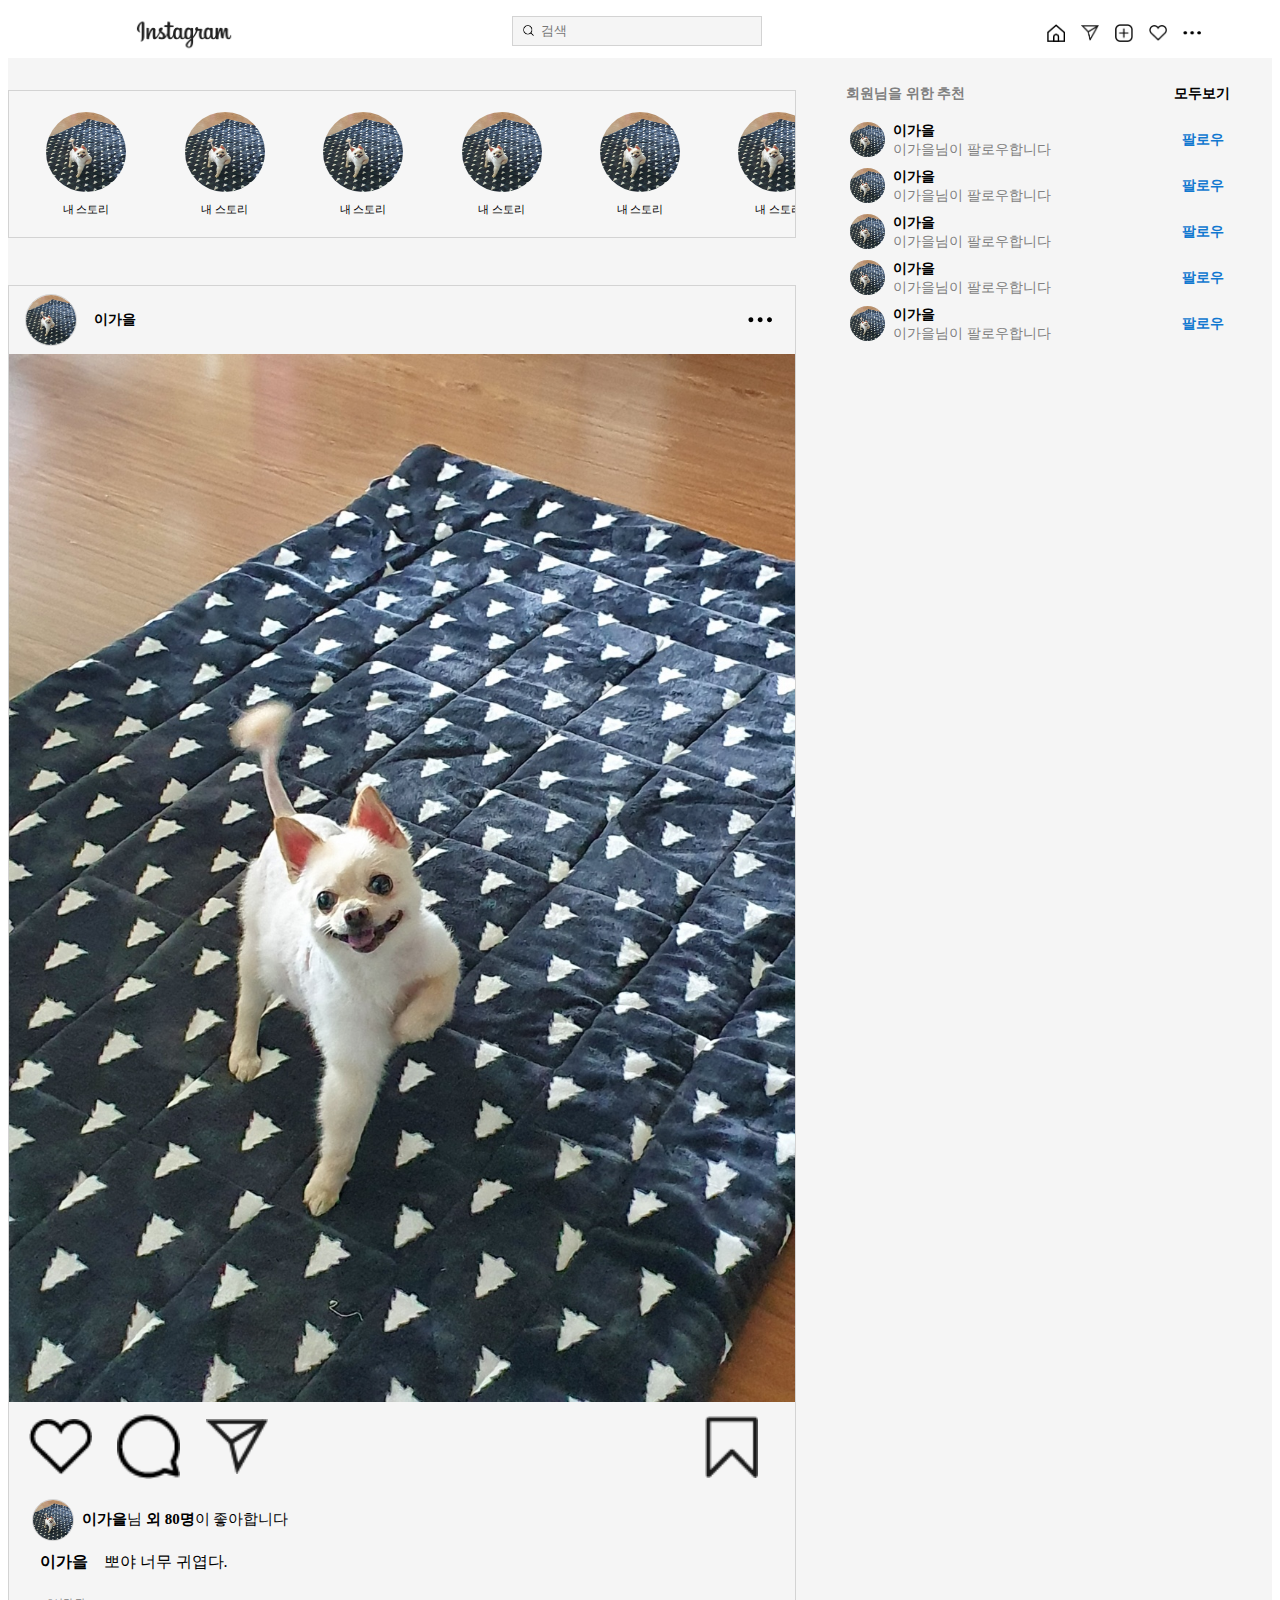
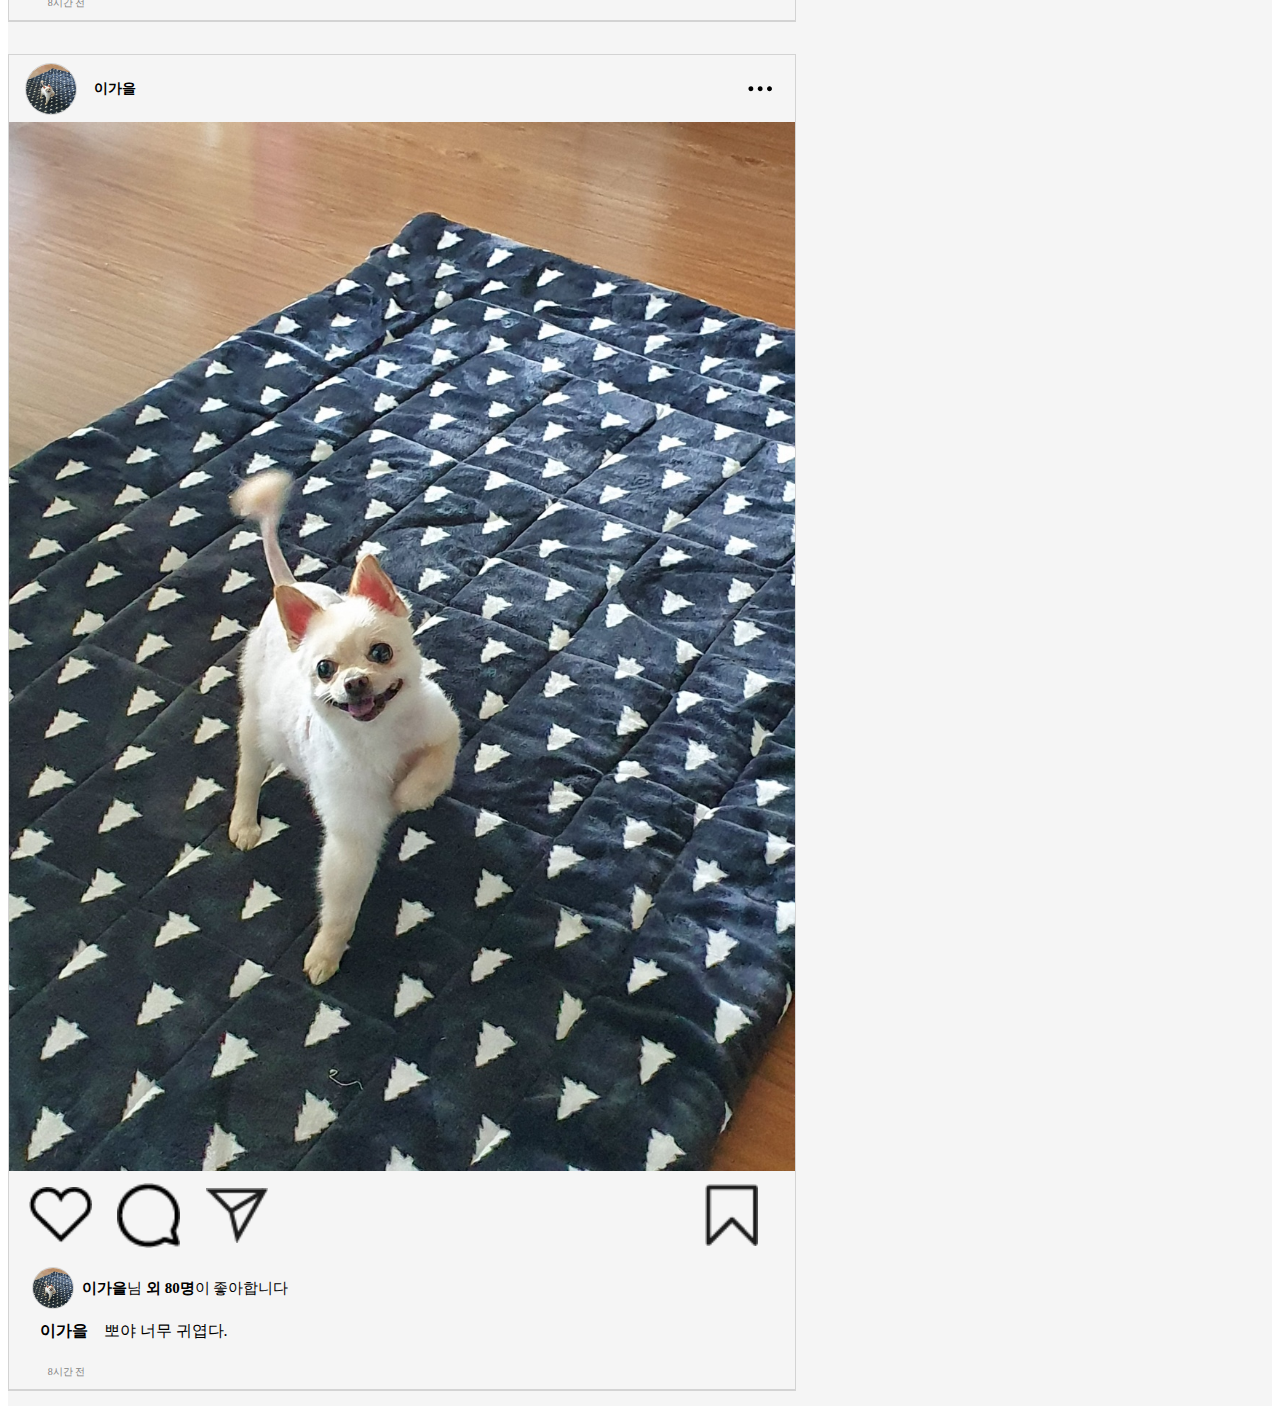
<file: 1224~1227/숙제완성/index.html>
<!DOCTYPE html>
<html lang="en">
<head>
    <meta charset="UTF-8">
    <meta http-equiv="X-UA-Compatible" content="IE=edge">
    <meta name="viewport" content="width=device-width, initial-scale=1.0">
    <title>인스타그램 같은 페이지</title>
    <link rel="stylesheet" href="style.css" >
</head>
<body>
    <div id="desktop-header">
        <div id ="desktop-header-left">
            <img src="insta-logo.png">
        </div>
        <input type="search" placeholder="       검색"><!--음 잔꾀로 이렇게 했는데 다른방법있나?-->
        <div id ="desktop-header-right">
            <img class = "desktop-header-icon" src="home@3x.png">
            <img class = "desktop-header-icon" src="dm@3x.png">
            <img class = "desktop-header-icon" src="trending@3x.png">
            <img class = "desktop-header-icon" src="like@3x.png">
            <img class = "desktop-header-icon" src="more@3x.png">
        </div>
    </div>
    <div id="full-container">
        <div id="main"><!--얘를 div로 묶고-->
            <div id="mobile-header">
                <img class="header-icon" src="camera@3x.png" />
                <img id="logo" src="insta-logo.png" />
                <img class="header-icon" src="dm@3x.png" />
            </div>
            <div id ="container">
                <div id ="story-container">
                    <div class="story-wrapper">
                        <div class="story-off">
                            <img src="뽀야앞발.jpg"/>
                        </div>
                        <p>내 스토리</p>
                    </div>
                    <div class="story-wrapper">
                        <div class="story-off">
                            <img src="뽀야앞발.jpg"/>
                        </div>
                        <p>내 스토리</p>
                    </div>
                    <div class="story-wrapper">
                        <div class="story-off">
                            <img src="뽀야앞발.jpg"/>
                        </div>
                        <p>내 스토리</p>
                    </div>
                    <div class="story-wrapper">
                        <div class="story-off">
                            <img src="뽀야앞발.jpg"/>
                        </div>
                        <p>내 스토리</p>
                    </div>
                    <div class="story-wrapper">
                        <div class="story-off">
                            <img src="뽀야앞발.jpg"/>
                        </div>
                        <p>내 스토리</p>
                    </div>
                    <div class="story-wrapper">
                        <div class="story-off">
                            <img src="뽀야앞발.jpg"/>
                        </div>
                        <p>내 스토리</p>
                    </div>
                    <div class="story-wrapper">
                        <div class="story-off">
                            <img src="뽀야앞발.jpg"/>
                        </div>
                        <p>내 스토리</p>
                    </div>
                </div>
                <div id ="post-container">
                    <div class="post-wrapper">
                        <div class = "post-header">
                            <div class = "left-wrapper">
                                <img src = "뽀야앞발.jpg">
                                <P>이가을</P>
                            </div>
                            <div class = "right-wrapper">
                                <img src="more@3x.png">
                            </div>
                        </div>
                        <div class = "post-body"><!--튜터님은 여기에 좋아요,채팅,DM, 북마크까지 넣음.-->
                            <img src="뽀야앞발.jpg">
                            <div class = "post-icons-wrapper">
                                <div class = "left-wrapper">
                                    <img src="like@3x.png">
                                    <img src="comment@3x.png">
                                    <img src="dm@3x.png">
                                </div>
                                <div class="right-wrapper">
                                    <img class ="bookmark" src="favorite@3x.png">
                                </div>
                            </div>

                        </div>
                        <div class = "post-footer">
                            <div class = "post-like-wrapper">
                                <img src="뽀야앞발.jpg">
                                <p><strong>이가을</strong>님 <strong>외 80명</strong>이 좋아합니다</p>
                            </div>
                            <div class = "post-comment-wrapper">
                                <p class = "post-author">이가을</p>
                                <p class = "post-comment">뽀야 너무 귀엽다.</p>
                            </div>
                            <div class = "post-time">
                                <p>8시간 전</p>
                            </div>
                        </div>
                    </div>
                    <div class="post-wrapper">
                        <div class = "post-header">
                            <div class = "left-wrapper">
                                <img src = "뽀야앞발.jpg">
                                <P>이가을</P>
                            </div>
                            <div class = "right-wrapper">
                                <img src="more@3x.png">
                            </div>
                        </div>
                        <div class = "post-body"><!--튜터님은 여기에 좋아요,채팅,DM, 북마크까지 넣음.-->
                            <img src="뽀야앞발.jpg">
                            <div class = "post-icons-wrapper">
                                <div class = "left-wrapper">
                                    <img src="like@3x.png">
                                    <img src="comment@3x.png">
                                    <img src="dm@3x.png">
                                </div>
                                <div class="right-wrapper">
                                    <img class ="bookmark" src="favorite@3x.png">
                                </div>
                            </div>

                        </div>
                        <div class = "post-footer">
                            <div class = "post-like-wrapper">
                                <img src="뽀야앞발.jpg">
                                <p><strong>이가을</strong>님 <strong>외 80명</strong>이 좋아합니다</p>
                            </div>
                            <div class = "post-comment-wrapper">
                                <p class = "post-author">이가을</p>
                                <p class = "post-comment">뽀야 너무 귀엽다.</p>
                            </div>
                            <div class = "post-time">
                                <p>8시간 전</p>
                            </div>


                        </div>
                    </div>
                </div>
            </div>
            <div id ="footer"><!--모바일화면에서 전체페이지 푸터부분-->
                <div id="icon-wrapper"><!--icon이미지를 wrapper로 묶어준다.-->
                    <img src="home@3x.png"/>
                    <img src="search@3x.png"/>
                    <img src="trending@3x.png"/>
                    <img src="like@3x.png"/>
                    <img src="home@3x.png"/>
                </div>
            </div>
            </div>
        <div id="desktop-rightpart"><!--데스크탑에서 오른쪽에 있을 친구-->
        <div id="desktop-rightpart-header">
            <p id="recommendation">회원님을 위한 추천</p>
            <p id="show-all">모두보기</p>
        </div>
        <div class="desktop-rightpart-container">
            <div class="desktop-rightpart-contents-wrapper">
                <div class="content-left-wrapper">
                    <img src="뽀야앞발.jpg">
                    <div class="content">
                        <p class="username">이가을</p>
                        <p class="follow-info">이가을님이 팔로우합니다</p>
                    </div>
                </div>
                <p class="follow">팔로우</p>
            </div>
        </div>
        <div class="desktop-rightpart-container">
            <div class="desktop-rightpart-contents-wrapper">
                <div class="content-left-wrapper">
                    <img src="뽀야앞발.jpg">
                    <div class="content">
                        <p class="username">이가을</p>
                        <p class="follow-info">이가을님이 팔로우합니다</p>
                    </div>
                </div>
                <p class="follow">팔로우</p>
            </div>
        </div>
        <div class="desktop-rightpart-container">
            <div class="desktop-rightpart-contents-wrapper">
                <div class="content-left-wrapper">
                    <img src="뽀야앞발.jpg">
                    <div class="content">
                        <p class="username">이가을</p>
                        <p class="follow-info">이가을님이 팔로우합니다</p>
                    </div>
                </div>
                <p class="follow">팔로우</p>
            </div>
        </div>
        <div class="desktop-rightpart-container">
            <div class="desktop-rightpart-contents-wrapper">
                <div class="content-left-wrapper">
                    <img src="뽀야앞발.jpg">
                    <div class="content">
                        <p class="username">이가을</p>
                        <p class="follow-info">이가을님이 팔로우합니다</p>
                    </div>
                </div>
                <p class="follow">팔로우</p>
            </div>
        </div>
        <div class="desktop-rightpart-container">
            <div class="desktop-rightpart-contents-wrapper">
                <div class="content-left-wrapper">
                    <img src="뽀야앞발.jpg">
                    <div class="content">
                        <p class="username">이가을</p>
                        <p class="follow-info">이가을님이 팔로우합니다</p>
                    </div>
                </div>
                <p class="follow">팔로우</p>
            </div>
        </div>


    </div>
    </div>

</body>
</html>
</file>
<file: 1224~1227/숙제완성/style.css>
@media (min-width:721px) {/*데스크탑화면에서만 적용되는 조건*/
    #full-container{
    display:flex;
    justify-content: space-around;
    background-color: whitesmoke;
    width: 100%;
    }
    #mobile-header{
        display: none;
    }
    #mobile-header .header-icon{
        display: none;
    }
    #mobile-header #logo {
        display: none;
    }
    /*데스크탑용 헤더*/
    #desktop-header{
        background-color: white;
        display : flex;
        align-items: center;
        justify-content: space-between;
        height: 50px;
    }
    #desktop-header #desktop-header-left{
        margin-left: 10%;
    }
    #desktop-header img{
        width: 100px;
        margin-top: 5%;
    }
    #desktop-header input{
        margin-bottom: 5px;
        width: 250px;
        height: 30px;
        background-color: whitesmoke;
        border: 1px solid lightgray;
        background-image: url("search@3x.png");/*백그라운드로 넣으면 이미지가 인풋박스안에 들어감.*/
        background-repeat: no-repeat;/*이미지가 반복없이 한개만 나오게해줌*/
        background-position: left center; /*input영역안에 이미지를 x축,y축으로 정해 위치지정해줄수 있음*/
        background-size: 11px; /*백그라운드로 삽입했으니 얘로 사이즈조절*/
        background-position-x: 10px;/*박스가 아니니까 x축위치 조절로 오른쪽으로 보냄*/
    }

    #desktop-header #desktop-header-right{
        display: flex;
        align-items: center;
        justify-content: space-between ;
        margin-right: 5%;
    }
    #desktop-header #desktop-header-right .desktop-header-icon {
        width: 18px;
        margin : 2px 8px;
    }
}
/*max-width(최대폭이 720이라면)은 곧 이거보다 작을땐 다 적용하겠다는 말. 그래서 모바일 화면에서만 이렇게 적용됨.*/
@media(max-width: 720px) {/*모바일 화면에서만 적용되는 조건*/
    body { /*html body에 css줄때는 이렇게*/
        max-width: 720px;
        margin: 0 auto;
}
    #container{
        padding-top: 12%;
        padding-bottom: 12%;
    }
    #desktop-header{
        display: none;
    }

    /*모바일용 헤더*/
    #mobile-header {
        display: flex;
        justify-content: space-between;
        background-color: white;
        align-items: center;
        width: 100%;
        position: fixed;
        max-width: 720px;
        top:0;
        border-bottom: 1px solid lightgray;
    }
    #mobile-header .header-icon {
        margin: 3% 5%;
        width: 6%;
    }
    #mobile-header #logo {
        width: 27%;
    }
}
/*1. 우선 위에 내스토리 동그라미구역들!*/
.story-wrapper img{/*이미지 자체에 먼저 Css먹이고*/
    width: 100%; /*여기서 radius로 타원형으로 주고!*/
    height: 100%;
    border-radius: 50%;
}
.story-wrapper p{ /*이건 별 변화가 없는데..*/
    margin-top: 10%;
    margin-bottom: 0%;
    font-size: 11px;
}
.story-wrapper .story-off{/*다시 쓰니 되네;;;이거 뭐니*/
    width: 13vw;/*넓이를 웹페이지에 맞춰 늘어나게 vw로 주고 */
    height: 13vw;/*높이도 vw로 주면서 넓이와 같은수치로 줘야 동그랗게 만들기 좋음*/
    max-width: 80px;
    max-height: 80px;
    border: 2px solid transparent; /*테두리를 무색으로 실선으로 만들어주고*/
    border-radius: 50%;/*모서리 둥글게를 50%로 주면 동그래짐*/
}

.story-wrapper{
    width : auto;
    margin : 2.5% 3.5%; /*이렇게줘야 바디안에 잘들어오네*/
    display:flex;/*이 플렉스와 story-container가 만나서 가로로 쭉~됨 그전에 얘만있으면 세로다.*/
    flex-direction: column; /*이래야 내스토리 글씨가 사진밑으로 내려옴*/
    align-items: center; /**/
    justify-content:center;
}
@media (min-width:721px) {/*데스크탑화면에서만 적용되는 조건*/
    #container #story-container {
        padding-left: 1%;
        margin: 4% 0;
        display: flex;
        justify-content: flex-start;
        align-items: center;
        background-color: #f6f6f6;
        border: 1px solid lightgray;
        overflow: hidden; /*얘가 있으면 넘치는애들은 사라짐*/
    }
}
@media(max-width: 720px) {/*모바일 화면에서만 적용되는 조건*/
    #story-container {
        padding-left: 1%;
        display: flex;
        justify-content: flex-start;
        align-items: center;
        background-color: #f6f6f6;
        border-bottom: 1px solid lightgray;
        overflow: hidden; /*얘가 있으면 넘치는애들은 사라짐*/
    }
}
@media (min-width:721px) {/*데스크탑화면에서만 적용되는 조건*/
    #container { /*위에 헤더랑 푸터에 가리니까 얘로 가운데 몸통애들을 안쪽여백으로 위와 아래만 줘서 맞춰줌*/
        max-width: 900px;
        margin: 0 auto; /*rightpart와 잘 맞춰야해*/
    }
    #container #post-container{
        display:flex;
        flex-direction: column;
        justify-content: space-between;
    }
    #container #post-container .post-wrapper{
        margin: 2% 0;
        border: 1px solid lightgray;
    }
    .post-header .left-wrapper img{
        width: 50px;/*얘네도 %줘야 페이지 늘어나고 줄어들떄마다 맞게 변화하겠지?*/
        height: 50px;/*근데 사진자체가 비율이 비슷하지 않아서 %로 맞추기 힘듬*/
        border-radius: 50%; /*지금아마 타원형일것.*/
        border : 1px solid lightgray;
        margin: 0 2%;
    }
}
@media(max-width: 720px) {/*모바일 화면에서만 적용되는 조건*/
    #container { /*위에 헤더랑 푸터에 가리니까 얘로 가운데 몸통애들을 안쪽여백으로 위와 아래만 줘서 맞춰줌*/
        padding-top: 12%;
        padding-bottom: 12%;
    }
}
/*2. 본문쓰....*/
@media(max-width: 720px) {/*모바일 화면에서만 적용되는 조건*/
.post-header .left-wrapper img{
    width: 13vw;/*얘네도 %줘야 페이지 늘어나고 줄어들떄마다 맞게 변화하겠지?*/
    height: 13vw;/*근데 사진자체가 비율이 비슷하지 않아서 %로 맞추기 힘듬*/
    border-radius: 50%; /*지금아마 타원형일것.*/
    border : 1px solid lightgray;
    margin: 0 2%; /*이걸로 사용자 프로필부분도 왼쪽 여백 살짝 띄울수 있음. 옆에 p태그가 차지하는 공간이 있으니 적당히 띄워짐. */
}
}
.post-header .left-wrapper p {
    margin-left: 2%; /*얘로 사진과의 간격을 준다. 페이지사이즈에 맞게 변하도록 %로 주기*/
    font-size: 14px;
    font-weight: bold; /*글씨 굵게하기*/
}
/*포스트- 공통*/
.left-wrapper{
    display: flex;
    /*justify-content: left;!*얘들은 알아서 왼쪽에 잘붙어있으니 굳이..*!*/
    align-items: center; /*이래야 글씨가 세로축 중앙으로 오니까*/
    margin-left: 1%;
    width: 100%;
}
.right-wrapper { /*이미지 하나뿐이므로 그냥 얘로 퉁침*/
    display: flex;
    justify-content: right;
    margin-right: 3%;/*오른쪽 여백 살짝줘서 보기좋게*/
    width: 80%;
}
/*포스트- 헤더*/
.post-header{
    display: flex;
    justify-content: space-between;
    align-items: center;
    width: 100%;
    margin: 1% 0;
}
/*포스트- 바디*/
.post-body img{/*가로 맞춰주면 알아서 사진이 맞게 들어감.*/
    width: 100%;
}
.post-body .post-icons-wrapper {
    display: flex;
    justify-content: space-between;
    align-items: center;
    width: 100%;
    margin-bottom: 1%;
}
.post-body .post-icons-wrapper .left-wrapper img{/*튜터님은 조금 다르게 풀었다. 확인.*/
    width: 15%;
    margin: 2% 3%
}
.post-body .post-icons-wrapper .right-wrapper img{
    width: 16%;
    margin: 2% 4%
}

/**/
/*포스트 - 푸터*/
.post-footer {
  padding-left: 2%; /*body보다는 들어가있어야 내용물같으니..*/
  border-bottom: 1px solid lightgray;
}
.post-footer .post-like-wrapper{
    display:flex;
    align-items: center;
    margin-top:1%;
    margin-bottom: 1%;
}
@media(min-width: 721px) {/*데스크탑 화면에서만 적용되는 조건*/
    .post-footer .post-like-wrapper img {
        width: 40px;
        height: 40px;
        border-radius: 50%;
        border: 1px solid lightgray;
        margin: 0 1%;
    }
    .post-footer .post-like-wrapper p{
        font-size: 15px;
    }
}

@media(max-width: 720px) {/*모바일 화면에서만 적용되는 조건*/
    .post-footer .post-like-wrapper img {
        width: 6vw;
        height: 6vw;
        border-radius: 50%;
        border: 1px solid lightgray;
        margin: 0 1%;
    }
    .post-footer .post-like-wrapper p{
        font-size: 11px;
    }
}

.post-footer .post-comment-wrapper {
    display: flex;
}
.post-footer .post-comment-wrapper .post-author{
    font-weight: bold;
    margin: 0% 2% 0% 2%;
}
.post-footer .post-comment-wrapper .post-comment{
    font-size: medium;
    margin: 0%; /*위에서 양옆여백을 줬으니 얘는 0주면 됨.*/
}
.post-footer .post-time{
    font-size: 10px;
    color: grey;
    margin-left: 3%;
    margin-top: 3%;
}

/*데스크탑으로 볼때 옆에보일친구*/
@media(min-width: 721px) {/*데스크탑 화면에서만 적용되는 조건*/
    #desktop-rightpart{
        margin : 1% 3%;
    }
    #desktop-rightpart-header{
        width: 400px;
        display: flex;
        justify-content: space-between;
        align-items:center;
    }
    #desktop-rightpart-header #recommendation {
        color: grey;
        font-size: 14px;
        font-weight: bold;
        margin-left: 3%;
    }
    #desktop-rightpart-header #show-all{
        font-size: 14px;
        font-weight: bold;
        margin-right: 1%;
    }
    .desktop-rightpart-container .desktop-rightpart-contents-wrapper{
        width: 400px;
        display: flex;
        align-items: center;
        justify-content: space-between;
    }
    .desktop-rightpart-container .desktop-rightpart-contents-wrapper .content-left-wrapper{
        display: flex;
        align-items: center;
        width: 270px;
        margin-left: 2%;
    }
    .desktop-rightpart-container .desktop-rightpart-contents-wrapper img{
        width: 35px;
        height: 35px;
        border-radius: 50%;
        margin: 2% 3%;
    }
    .desktop-rightpart-container .desktop-rightpart-contents-wrapper .content{
        display:flex;
        flex-direction: column;
    }
    .desktop-rightpart-container .desktop-rightpart-contents-wrapper .content .username{
        font-weight: bold;
        font-size: 14px;
        margin: 1% 0%;
    }
    .desktop-rightpart-container .desktop-rightpart-contents-wrapper .content .follow-info{
        color: grey;
        font-size:14px;
        margin:0;
    }
    .desktop-rightpart-container .desktop-rightpart-contents-wrapper .follow{
        color: #1178d0;
        font-weight: bold;
        font-size: 14px;
        margin-right: 10px;
    }

}
@media (max-width: 720px){
    #desktop-rightpart{
        display: none;
    }
}
/*페이지 전체 푸터 CSS*/
@media (min-width: 721px){ /*데스크탑으로 볼때는 푸터 안보이게*/
    #footer{
        display: none;
    }
}

#footer{
    position: fixed;/*얘는 아래에 고정할거니까. 위치를 고정으로.*/
    bottom:0;/*아래 붙으라고 이렇게 해줌*/
    background-color: white; /*색은 이따 white로 바꾸자*/
    width: 100%;
    max-width: : 720px;/*픽셀쓰지 말랬는데 이건 어쩔수없이 써야한다.*/
    border-top: 1px solid grey;
    /*height는 따로 안보인다. 아래의 icon-wrapper에서 위아래여백으로 높이가 맞춰지기 때문인듯.*/
}
#footer #icon-wrapper{/*상위 div를 표시해주고 푸터의 아이콘들을 묶은 div css*/
    margin : 4% 6%; /* %사용해서 아이콘div를 조금 늘려서 바깥여백을 만들어줌*/
    display: flex; /* 아이콘들을 묶은 부모요소가 얘이니까 여기서 flex해줌*/
    justify-content: space-between; /*양끝 여백과 함께 아이콘사이에 가로축 여백이 생기면서 정렬*/
    align-items: center;/*세로축에서 가운데로 아이콘들 정렬*/
}
#footer #icon-wrapper img{
    width : 6%; /*img태그에 width를 만들어서 아이콘 크기를 크게 만들어줌*/
}
</file>
